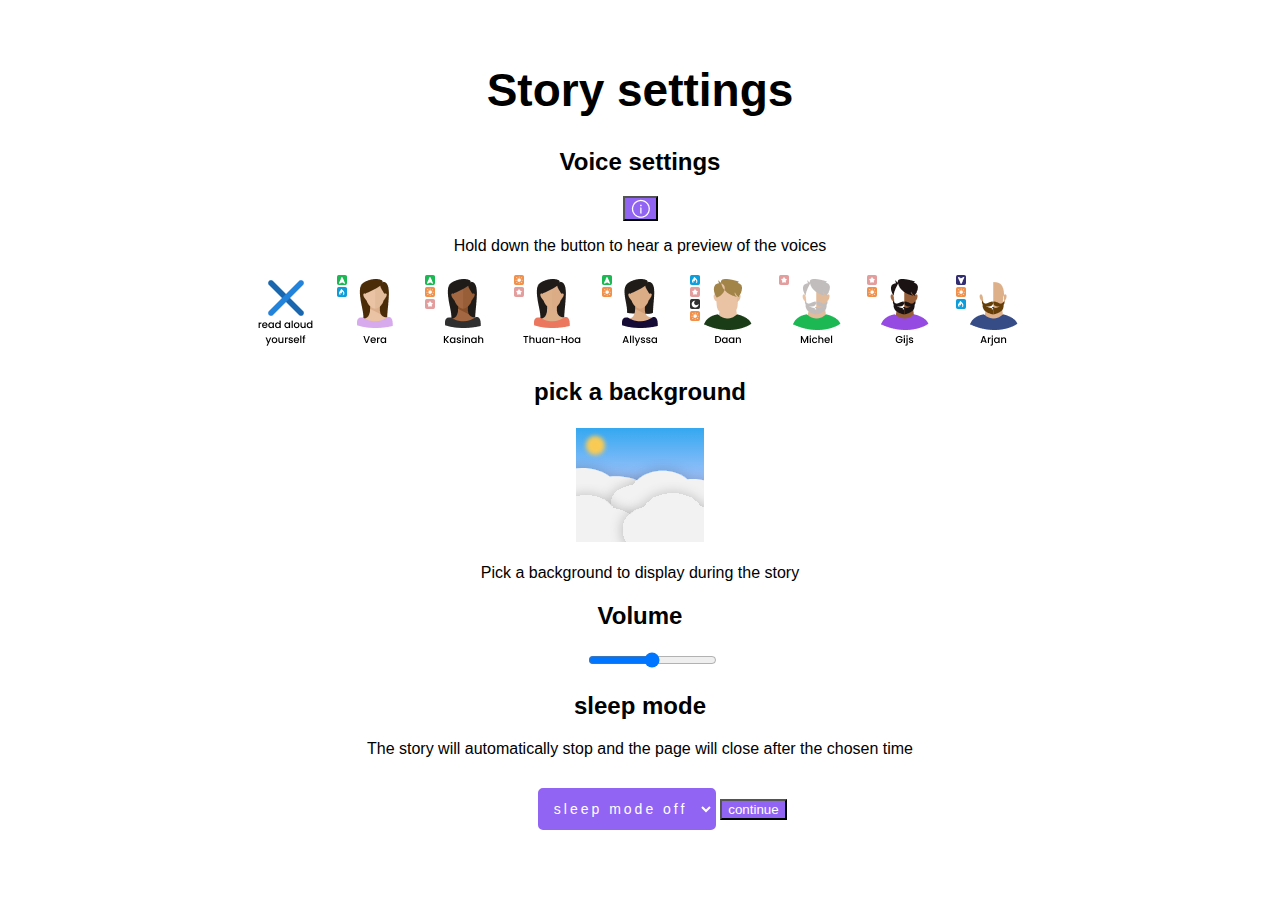
<file: index.html>
<html lang="en">
	<head>
	  <meta charset="UTF-8">
	  <meta name="viewport" content="width=device-width, initial-scale=1.0">
	  <title>Story settings</title>
	  <link rel="stylesheet" href="style.css">
      <link rel="stylesheet" href="tumimundo.css">
	</head>

    <body>
        <img src="assets/backbutton.png" alt="back button">
        <h1>Story settings</h1>

        <h2>Voice settings</h2>
        <button popovertarget="voice-explanation"><img src="assets/iconinfo.png" alt="information icon"></button>
            <div popover id="voice-explanation">
                <h3>Voice colours explained</h3>
                <p>There are a few different voices. 
                To help you pick out the right one, you can press down to listen to a preview 
                and/or look at the different colours and get an idea of the voices.</p>
                <dl>
                    <dt><img src="assets/iconhigh.png" alt="arrow pointing up"></dt> <dd>High</dd>
                    <dt><img src="assets/iconlow.png" alt="arrow pointing down"></dt> <dd>Low</dd>
                    <dt><img src="assets/iconsmooth.png" alt="fire symbol"></dt> <dd>Smooth</dd>
                    <dt><img src="assets/iconwarm.png" alt="sun symbol"></dt> <dd>Warm</dd>
                    <dt><img src="assets/iconneutral.png" alt="star symbol"></dt> <dd>Neutral</dd>
                    <dt><img src="assets/iconraspy.png" alt="moon symbol"></dt> <dd>Raspy</dd>
                </dl>
            </div>
        <p>Hold down the button to hear a preview of the voices</p>
        <img src="assets/iconnovoice.png" alt="read aloud yourself">
        <img src="assets/iconvera.png" alt="Vera">
        <img src="assets/iconkasinah.png" alt="Kasinah">
        <img src="assets/iconthuanhoa.png" alt="Thuan-Hoa">
        <img src="assets/iconallyssa.png" alt="Allyssa">
        <img src="assets/icondaan.png" alt="Daan">
        <img src="assets/iconmichel.png" alt="Michel">
        <img src="assets/icongijs.png" alt="Gijs">
        <img src="assets/iconarjan.png" alt="Arjan">

        <h2>pick a background</h2>
            <img src="assets/backgroundoption1.svg" alt="blue sky background">
        <p>Pick a background to display during the story</p>

        <h2>Volume</h2>
        <label>
            <img src="assets/iconsound.png" alt="sound icon">
            <input type="range">
        </label>

        <h2>sleep mode</h2>
        <p>The story will automatically stop and the page will close after the chosen time</p>
        <label for="sleepmode"><img src ="assets/iconsleepmode.png" alt="moon symbol with snore icon"></label>
        <select name="time" id="sleepmode">
            <option value="nosleep">sleep mode off</option>
            <option value="5minutes">5 minutes</option>
            <option value="10minutes">10 minutes</option>
            <option value="15minutes">15 minutes</option>
            <option value="20minutes">20 minutes</option>
            <option value="30minutes">30 minutes</option>
            <option value="1hour">1 hour</option>
        </select>

        <button popovertarget="confirm">continue</button>
            <div popover id="confirm">
                <h3>Save these settings?</h3>
                <p>By clicking on continue you will be saving the story settings. 
                    If you wish to change this, you can change them in settings. 
                    Happy listening!</p>
                <button class="savebutton">Save</button>
                <button class="cancelbutton">Cancel</button>
            </div>
    </body>

</html>
</file>
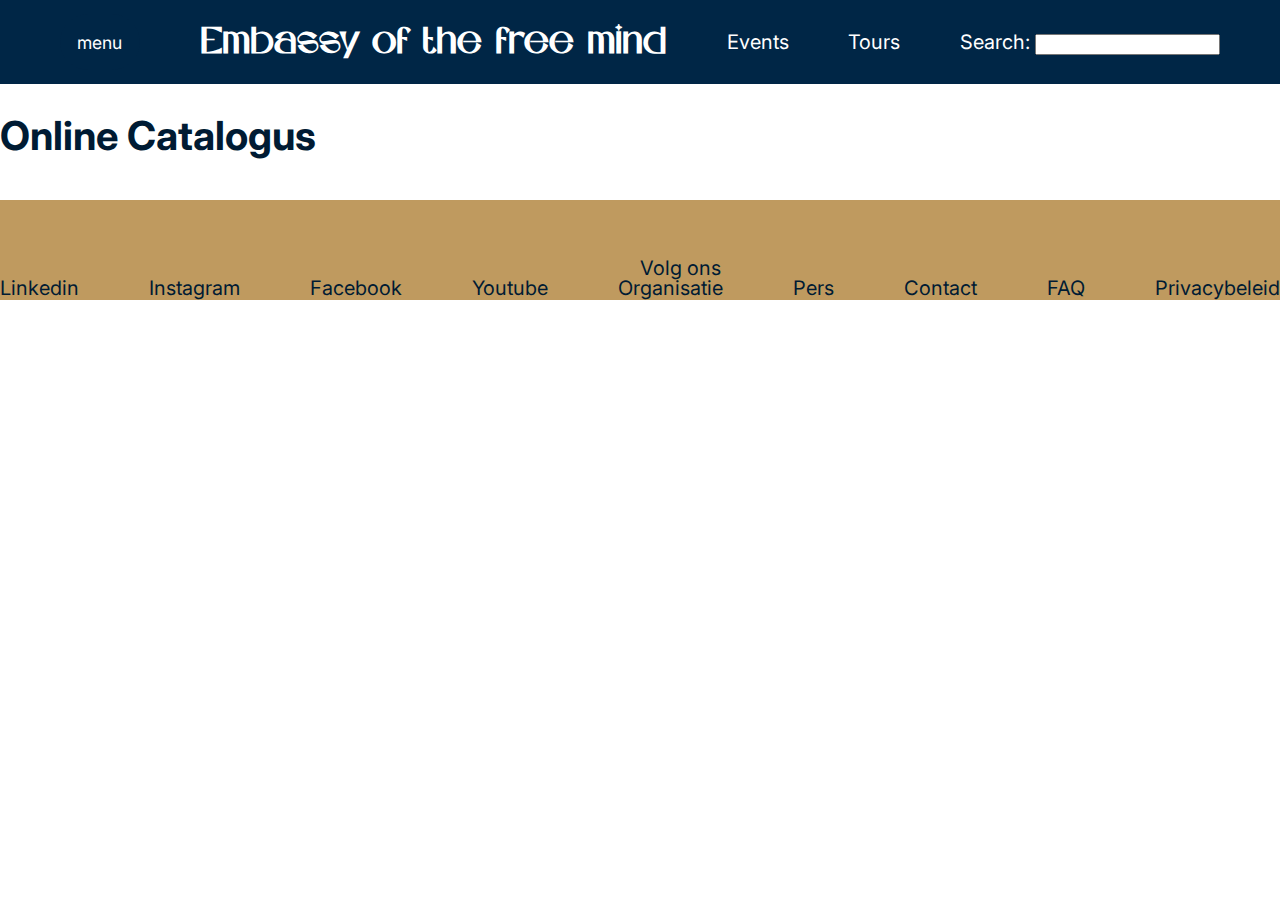
<file: catalogus.html>
<!DOCTYPE html>
<html lang="en">
<head>
    <meta charset="UTF-8">
    <meta name="viewport" content="width=device-width, initial-scale=1.0">
    <title>online catalogus</title>
    <link rel="stylesheet" href="./styles/styles.css">
</head>
<body>
        <header>
            <button class="menuButton">menu</button>
                <nav class="menu">
                    <ul>
                        <li>
                        <details>
                            <summary>Embassy of the free mind</summary>
                            <ul>
                                <li>Over de embassy of the free mind</li>
                                <li>Organisatie</li>
                                <li>Evenementenlocatie</li>
                                <li>Steun ons</li>
                                <li>Nieuws</li>
                                <li>Partners</li>
                            </ul>
                        </details>
                        </li>

                        <li>
                        <details>
                            <summary>Museum</summary>
                            <ul>
                                <li>Over het museum</li>
                                <li>Plan je bezoek</li>
                                <li>Tentoonstellingen</li>
                                <li>Rondleiding</li>
                                <li>Kinderen</li>
                            </ul>
                        </details>
                        </li>

                        <li>
                        <details>
                            <summary>Academie</summary>
                            <ul>
                                <li>Over de academie</li>
                                <li>Drie toegangsdeuren</li>
                                <li>Word lid van onze Emerald Circle</li>
                                <li>Raak betrokken</li>
                                <li>Ontdek onze unieke evenementen</li>
                            </ul>
                        </details>
                        </li>

                        <li>
                        <details>
                            <summary>Collectie/onderzoeksinstituut</summary>
                            <ul>
                                <li>Online catalogus</li>
                                <li>Digitale collectie</li>
                                <li>World of the free mind</li>
                                <li>Verzamelgebieden</li>
                                <li>Over de bibliotheek</li>
                            </ul>
                        </details>
                        </li>

                        <li>
                        <details>
                            <summary>onderzoek</summary>
                            <ul>
                                <li>Archief activiteiten</li>
                            </ul>
                        </details>
                        </li>
                    </ul>
                </nav>

            <h1 class="display-large">Embassy of the free mind</h1>

            <a>Events</a>
            <a>Tours</a>

            <label class="text">
            Search: 
            <input type="text" class="">
          </label>
        </header>

    <h1>Online Catalogus</h1>

        <footer>
            <p class="follow">Volg ons</p>
            <a class="social">Linkedin</a>
            <a class="social">Instagram</a>
            <a class="social">Facebook</a>
            <a class="social">Youtube</a>

            <a>Organisatie</a>
            <a>Pers</a>
            <a>Contact</a>
            <a>FAQ</a>
            <a>Privacybeleid</a>
        </footer>
</body>
    <script src="./scripts/scripts.js"></script>
</html>
</file>
<file: style.css>
body {
    text-align:center;
}

dl{
    display: grid;
    grid-template-columns: 1fr 1fr 1fr 1fr;
    grid-template-rows: 1fr 1fr;
}

button{
    background-color:var(--select-form-color);
    color:var(--button-text-color);
}

.savebutton{
    background-color:var(--important-color);
}
.cancelbutton{
    background-color:var(--error-color);
}

/* EXAMPLE FOR MASK MODE */
/* .icon-sound {
    mask-mode: alpha;
    background-color: blue;
    width: 50px;
    height: 50px;
    mask-repeat: no-repeat;
    mask-size: contain;
} */
</file>
<file: tumimundo.css>
/* Schrijf hier de verschillende stijlen, die gedeeld gaan
   worden door jullie projecten */

   body {
    /*kleuren*/
    --main-color: #cfd8ed;
    --general-color: #434b75;
    --button-text-color: #fff;
    --important-color: #008811;
    --error-color: #d40d0d;
    --home-color: #a4cef8;
    --testing-color: #B7C7F0;
    --lessons-color: #C9BDF9;
    --statistics-color: #99d1b3;
    --profile-color: #f4c089;
    --select-form-color: #9264f4;
    --background-color: #cfd8ed;
    --wolkje-color:#fff;
    --background-menu:rgb(36, 36, 36, 0.9);
    --lessons-title-color: #fff;
    --lessons-background: #391a6a;
    --testing-kopje-1-color: #135e23;
    --testing-kopje-2-4-color: #275cbb;
    --testing-kopje-3-color: #085e54;
    --testing-summary-color: #92079C;

  
    /*font-size*/
    --heading1: 46px;
    --heading2: 24px;
    --heading3: 20px;
    --heading4: 15px;
    --heading5: 12px;
    --body-text-paragraph: 16px;
    --button-text: 14px;
    --text-bold: bold ;
  
    /*font-family*/
    --font-poppins:"Poppins", sans-serif;
  
  /* anker href link */
  --text-decoration-anker: none;
  --font-color-anker: black;
  
  /* anker href link hover */
  --border-bottom-anker: 2px solid black;
  --underline-text-hover:underline;
  
    /* unordered list */
    --ul-dot-styling: square;
  
    /* table */
    --th-background-color: #9264f4;
    --th-border: 1px solid black;
    --td-border: 1px solid black;
    --table-border-collapse: collapse;
    --tr-padding: 5px;
    --td-padding: 5px;
    --tr-child-even-background-color: #ffffff;
    --tr-child-odd-background-color: #efd1ff;
  
    /* text-form */
    --width-text-form: 30%;
    --height-text-form: 0.5rem;
    --border-radius-text-form: 9px;
    --border-text-form: 2px solid black;
    --padding-text-form: 0.5rem;
    --font-size-text-form: 1rem;
    --background-color-text-form: rgb(255, 255, 255);
    --letter-spacing-text-form: 1px;
  
    /* input type radio */
    --appearance-radio-input: none;
    --width-hight-radio-input: 15px;
    --border-radio-input: 2px solid #fff;
  
    /* input type radio when checked */
    --background-color-radio-input-checked: #444B75;
    --border-color-radio-input-checked: #444B75;
  
    /* input type checkbox */
    --appearance-checkbox-input: none;
    --width-hight-checkbox-input: 15px;
    --border-checkbox-input: 2px solid #fff;
  
    /* input type checkbox when checked */
    --background-color-checkbox-input-checked: #444B75;
    --border-color-checkbox-input-checked: #444B75;
  
    /* input type searchbar */
    --width-searchbar: 30%;
    --height-searchbar: 0.5rem;
    --border-radius-searchbar: 9px;
    --border-searchbar: 2px solid black;
    --padding-searchbar: 0.5rem;
    --font-size-searchbar: 1rem;
    --background-color-searchbar: rgb(255, 255, 255);
    --letter-spacing-searchbar: 1px;
  
    /* input type cellphone number */
    --width-cellphone-number: 30%;
    --height-cellphone-number: 0.2rem;
    --border-raduis-cellphone-number: 9px;
    --border-cellphone-number: 2px solid black;
    --padding-cellphone-number: 0.5rem;
    --font-size-cellphone-number: 1rem;
    --background-color-cellphone-number: rgb(255, 255, 255);
    --letter-spacing-cellphone-number: 1px;
  
    /* submit button */
    --background-color-submit-button: #444B75;
    --button-text-color: #fff;
    --padding-submit-button: 10px 20px;
    --border-radius-submit-button: 12px;
    --font-size-submit-button: 16px;
    --border-submit-button: none;
  
  /* all buttons hover*/
  --background-gradient-all-buttons: linear-gradient(90deg, rgba(85,104,231,1) 72%, rgba(127,127,242,0.6795180722891566) 100%);
  
    /* normal button */
    --background-color-button: #444B75;
    --button-text-color: #fff;
    --padding-button: 10px 20px;
    --border-radius-button: 12px;
    --font-size-button: 14px;
    --border-button: none;
  
    /* option selector */
    --background-color-select: #9264f4;
    --letter-spacing: 3px;
    --font-size: 14px;
    --font-weight: larger;
    --font-color: white;
    --border-color-width: 2px solid #9264f4;
    --border-radius: 5px;
  
    /* hover effecten */
    --hover-focus-select-button: #ffffff;
    --hover-transition: ;
  }
  


* {
  font-family: var(--font-poppins);
  /* background-color: #cfd8ed; */
}

/* Kleuren */
figure:nth-child(3) code {
  background-color: var(--main-color);
  border: 1px solid black;
}

figure:nth-child(4) code {
  background-color: var(--general-color);
}

figure:nth-child(5) code {
  background-color: var(--button-text-color);
  border: 1px solid black;
}

figure:nth-child(6) code {
  background-color: var(--important-color);
}

figure:nth-child(7) code {
  background-color: var(--error-color);
}

figure:nth-child(8) code {
  background-color: var(--select-form-color);
}

figure:nth-child(10) code {
  background-color: var(--home-color);
  border: 1px solid black;
}

figure:nth-child(11) code {
    background-color: var(--testing-color);
    border: 1px solid black;
  }

  figure:nth-child(12) code {
    background-color: var(--lessons-color);
    border: 1px solid black;
  }

  figure:nth-child(13) code {
    background-color: var(--statistics-color);
    border: 1px solid black;
  }

  figure:nth-child(14) code {
    background-color: var(--profile-color);
    border: 1px solid black;
  }

/* Typografie */

h1 {
  font-size: var(--heading1);
  font-family: var(--font-poppins);
}

h2 {
  font-size: var(--heading2);
  font-family: var(--font-poppins);
}

h3 {
  font-size: var(--heading3);
  font-family: var(--font-poppins);
}

h4 {
  font-size: var(--heading4);
  font-family: var(--font-poppins);
}

h5 {
  font-size: var(--heading5);
  font-family: var(--font-poppins);
}

/* simpele alineas */
p {
  font-size: var(--body-text-paragraph);
  font-family: var(--font-poppins);
}

/* unorderend list */

ul {
  list-style-type: var(--ul-dot-styling);
}

/* table */
th {
  background-color: var(--th-background-color);
  border: var(--td-border);
}

tr {
  padding: var(--tr-padding);
}

td {
  border: var(--td-border);
  padding: var(--td-padding);
}

table {
  border-collapse: collapse;
}

tr:nth-child(even) {
  background-color: var(--tr-child-even-background-color);
}

tr:nth-child(odd) {
  background-color: var(--tr-child-odd-background-color);
}

/* Formulier elementen */
/* input text form */
.input-text-form {
  width: var(--width-text-form);
  height: var(--height-text-form);
  border-radius: var(--border-radius-text-form);
  border: var(--border-text-form);
  padding: var(--padding-text-form);
  font-size: var(--font-size-text-form);
  background-color: var(--background-color-text-form);
  letter-spacing: var(--letter-spacing-text-form);
}

a {
    text-decoration: var(--text-decoration-anker);
    color: var(--font-color-anker);

    &:hover {
        border-bottom: var(--border-bottom-anker);
      }


}



/* input radio */
input[type="radio"] {
  appearance: none;
  width: 15px;
  height: 15px;
  border: 2px solid #000000;
}

input[type="radio"]:checked {
  background-color: #444B75;
  border-color: #000000;
}

/* input checkbox */
input[type="checkbox"] {
  appearance: none;
  width: 15px;
  height: 15px;
  border: 2px solid #000000;
}

input[type="checkbox"]:checked {
  background-color: #444B75;
  border-color: #000000;
}

/* searchbar */
input[type="search"], input[type="tel"] {
  width: 30%;
  height: 0.5em;
  border-radius: 9px;
  border: 2px solid rgb(0, 0, 0);
  padding: 0.5em;
  font-size: 1rem;
  background-color: rgb(255, 255, 255);
  letter-spacing: 1px;
}

/* submit button */
input[type="submit"] {
  background-color: #444B75;
  color: white;
  padding: 10px 20px;
  border-radius: 12px;
  font-size: 16px;
  border: none;

  &:hover {
    background: var(--background-gradient-all-buttons);
  }
}

/* normal button */
button[type="button"] {
  background-color: #444B75;
  color: white;
  padding: 10px 20px;
  border-radius: 12px;
  font-size: 16px;
  border: none;

  &:hover {
    background: var(--background-gradient-all-buttons);
  }

  
}

select {
  background-color: var(--background-color-select);
  letter-spacing: var(--letter-spacing);
  font-size: var(--font-size);
  font-weight: var(--font-weight);
  color: var(--font-color);
  border: var(--border-color-width);
  border-radius: var(--border-radius);
  padding: 10px;
  transition: var(--border-color-width);

  &:hover, &:focus {
    border-color: var(--hover-focus-select-button);
  }
}
</file>
<file: styles/styles.css>
@font-face {
  font-family: Amoria;
  src: url('../AMORIA.otf');
}

@font-face {
  font-family: Inter;
  src: url('../Inter-VariableFont_opsz\,wght.ttf');
}


:root{
    /* colours */
    --primary-detail-color:#002646; /*heb deze naar hex verandered omdat de hsl net een andere kleur was dan het logo*/
    --secondary-detail-color:hsl(37, 43%, 56%);
    --third-detail-color:hsl(198, 35%, 67%);
    --main-background-color:hsl(0, 0%, 100%);
    --text-color-lightbg:hsl(208, 100%, 10%);
    --text-color-darkbg:hsl(0, 0%, 100%);

    /* fonts */

    --ff-main: "Inter";
    --ff-decorative: "Amoria";

    /* font size */

    --display-large:clamp(3.8rem, -0.825rem + 14.8vw, 7.5rem);
    --display-medium:clamp(2.8rem, -0.325rem + 10vw, 5.3rem);
    --heading-large:clamp(2.3rem, 1.3rem + 3.2vw, 3.1rem);
    --heading-medium:clamp(1.25rem, -0.0625rem + 4.2vw, 2.3rem);
    --heading-small:clamp(1.1rem, 0.6rem + 1.6vw, 1.5rem);
    --body-medium:clamp(1.1rem, 0.9125rem + 0.6vw, 1.25rem);
    --body-small:clamp(1rem, 0.875rem + 0.4vw, 1.1rem);


}

body{
    font-size: var(--body-medium);
    font-family: var(--ff-main);
    background-color: var(--main-background-color);
    color: var(--text-color-lightbg);
    margin:0;
}

.menu{
    display: none;
}

.menuOpen{
    display: block;
}

.open{
    animation-name: open;
    animation-duration: 1s;
    animation-fill-mode: forwards;
}

@keyframes open {
    0% {
        transform: rotate(0);
    }

    100% {
        transform: rotate(90deg);
    }
}

header{
    position: sticky;
    top:0px;
    display: flex;
    justify-content: space-evenly;
    align-items: center;
    background-color: var(--primary-detail-color);
    color: var(--text-color-darkbg);

    a:hover{
        color: var(--secondary-detail-color)
    }

    h1{
        font-size: var(--heading-medium);
        font-family: var(--ff-decorative);
    }

    img{
        height: 2em;
        width: 2em;
    }

    .logo{
        width: auto;
        height: auto;
    }

    nav{
        position: absolute;
        top:4em;
        left:5em;
        background-color: var(--primary-detail-color);        
        ul{
            cursor: pointer;
        }
    }
}

summary {
        list-style: none;
        cursor: pointer;
        display: flex;
        gap: 1rem; 
        user-select: none;
        padding-left: 0;
    }

    summary::before {
    content: "▾"; 
    display: inline-block;
    transition: transform .5s;
    }

    details[open] summary::before {
    transform: rotate(-90deg);
    }

li {
    list-style: none;
    font-size: 18px;
    padding: .5em;
    a{
        text-decoration: none;
        color: var(--text-color-darkbg);
}
}

button {
    appearance: none;
    background-color: var(--primary-detail-color);
    color:var(--text-color-darkbg);
    border:none;
    border-radius: 2em;
    padding:1em 1em 1em 1em;
    width: fit-content;
    background-size:1,5em;
    background-repeat:no-repeat;
    background-position: 8.6em .5em;
    font-family: inherit;
    font-size: var(--body-small);
    text-decoration: none;
        
    &:hover {
        cursor:pointer;
        background-color: var(--secondary-detail-color);
        color: var(--text-color-lightbg);
        background-size:1,5em;
        background-repeat:no-repeat;
        background-position: 8.6em .5em;
            
    }

    &:active {
        translate: 0 1px;
        background-color: var(--secondary-detail-color);
    }
}

img{
    width: 100%;
    height: auto;
}

main{

    display: flex;
    flex-direction: column;
    align-items: center;
    gap: 10px;

    @media (min-width: 600px){
        display: grid;
        grid-template-columns: repeat(2, 1fr);
        grid-template-rows: repeat(2, 1fr);
        grid-column-gap: 10px;
        grid-row-gap: 20px;
    }
        article{
            height:15em;
            width: 15em;
            border: 3px solid var(--primary-detail-color);
            border-radius: 5px;

            h2{
                background-color: var(--main-background-color);
                margin-top: 0;
            }

            button{
                float: right;
                margin-top: 10em;
            }
        }
    
    article.index:nth-of-type(1){
        background-image: url(../assets/article1.png);
       }
}

footer{
    background-color: var(--secondary-detail-color);
    display: flex;
    align-items: center;
    justify-content: space-between;
    height: 5em;
    align-items: end;
    flex-wrap: wrap;
    margin-top: 2em;

     a:hover{
        color: var(--text-color-darkbg)
    }

    .follow{
        position: absolute;
        left: 50%;
    }
}
</file>
